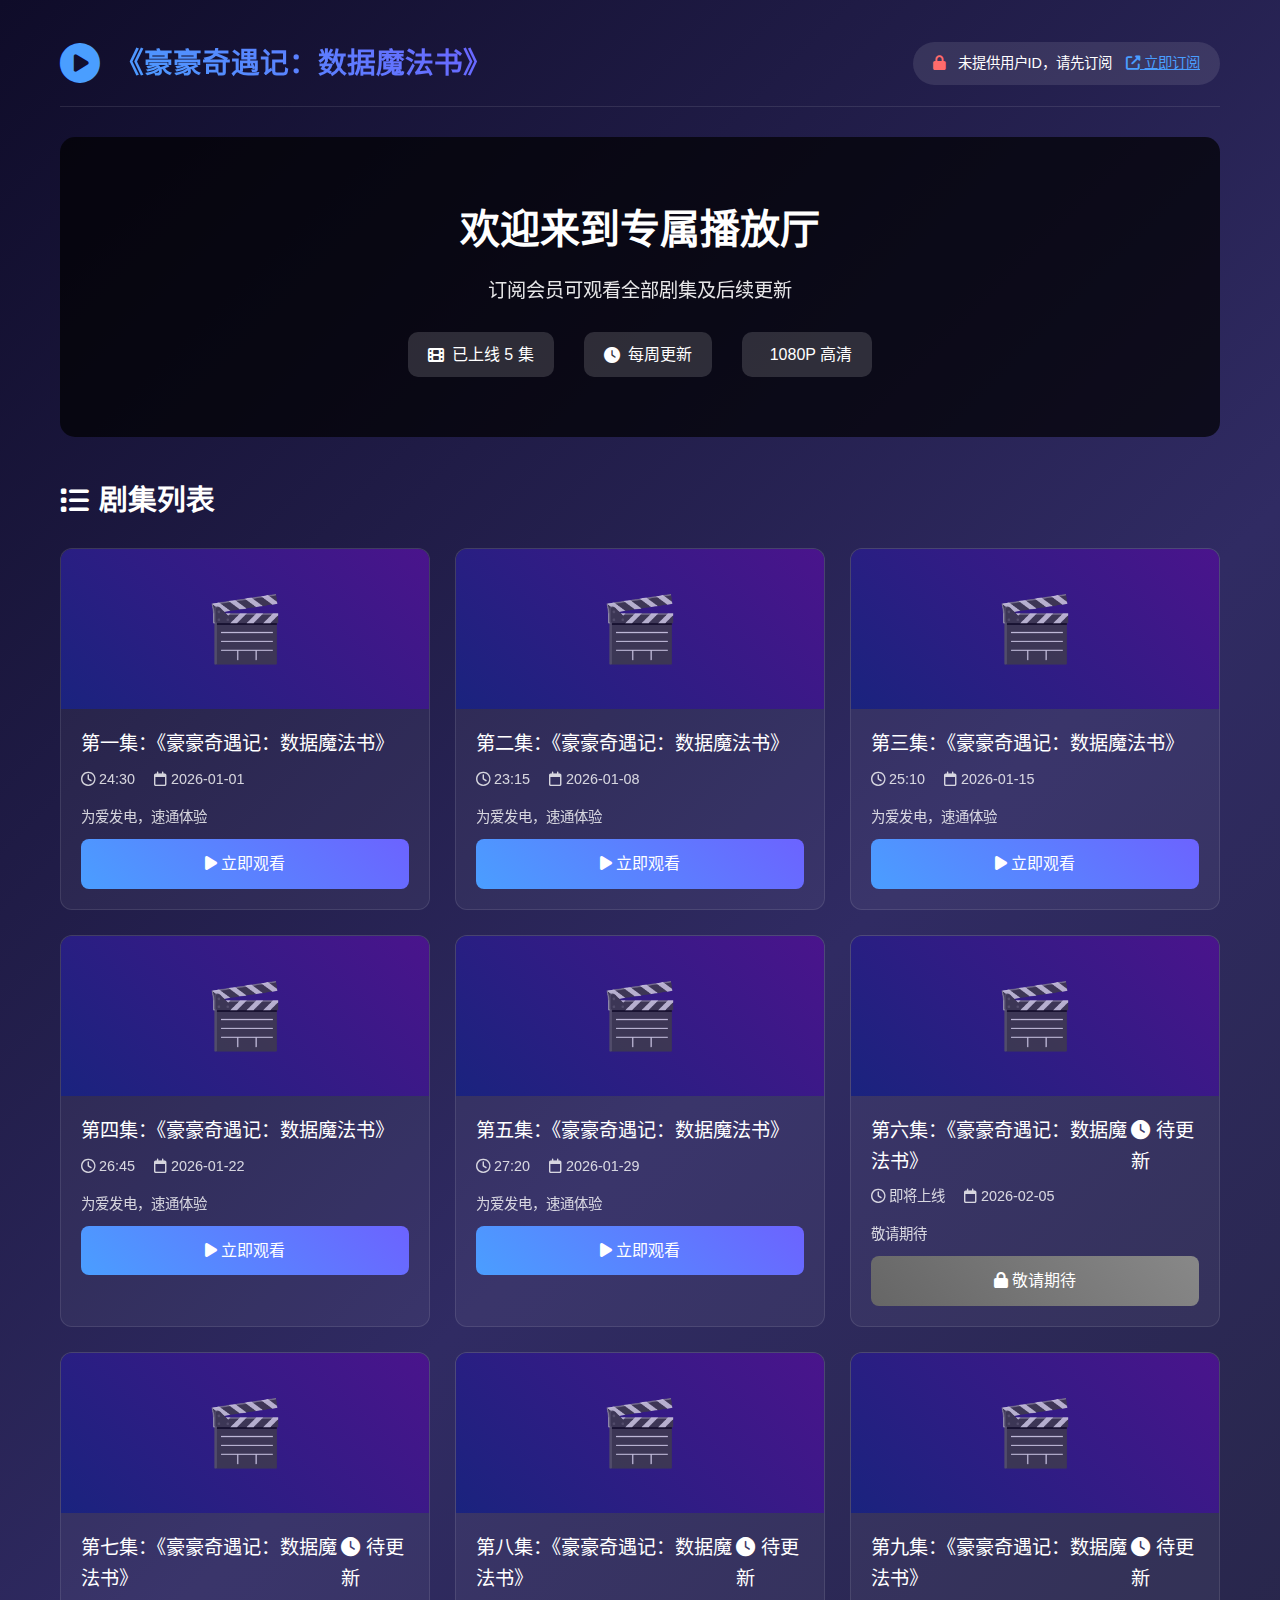
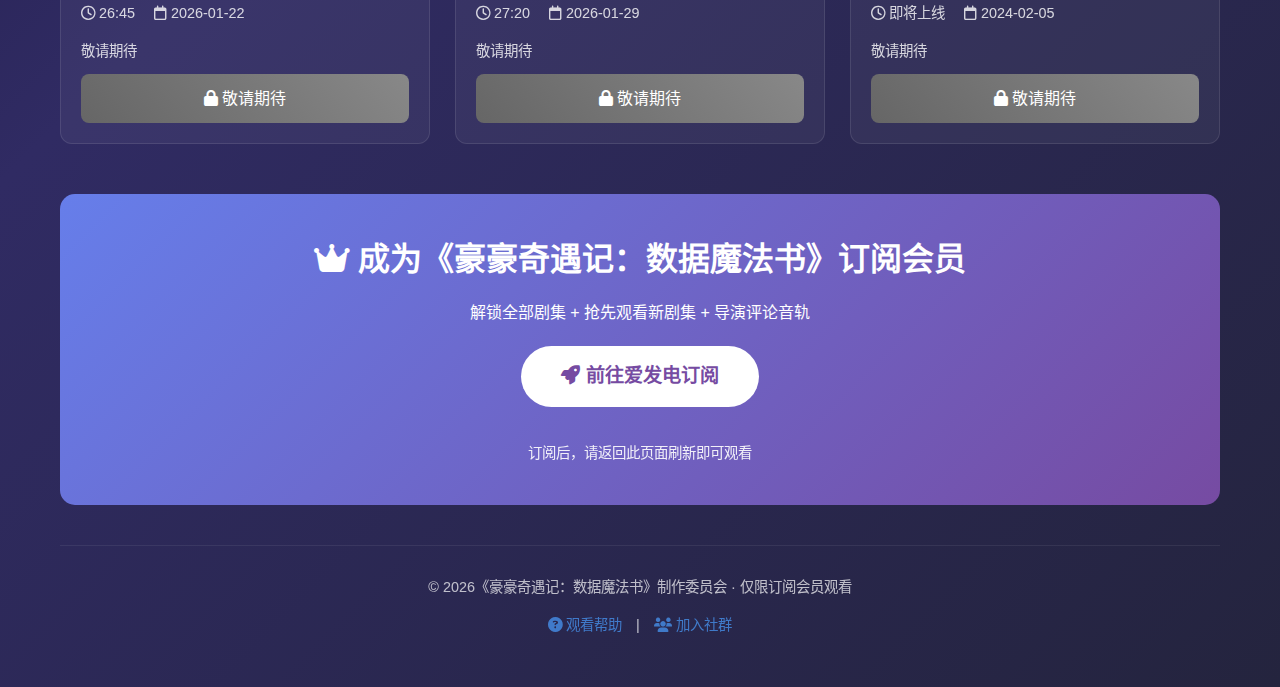
<file: index.html>
﻿<!DOCTYPE html>
<html lang="zh-CN">
<head>
    <meta charset="UTF-8">
    <meta name="viewport" content="width=device-width, initial-scale=1.0">
    <title>你的专属VIP演播厅：《豪豪奇遇记：数据魔法书》</title>
    <link rel="stylesheet" href="style.css">
    <link rel="stylesheet" href="https://cdn.jsdelivr.net/npm/@fortawesome/fontawesome-free@6.4.0/css/all.min.css">
</head>
<body>
    <div class="container">
        <!-- 顶部导航 -->
        <header class="header">
            <div class="logo">
                <i class="fas fa-play-circle"></i>
                <h1>《豪豪奇遇记：数据魔法书》</h1>
            </div>
            <div class="user-info" id="userInfo">
                <span>正在验证权限...</span>
            </div>
        </header>

        <!-- 欢迎区域 -->
        <section class="hero">
            <div class="hero-content">
                <h2>欢迎来到专属播放厅</h2>
                <p>订阅会员可观看全部剧集及后续更新</p>
                <div class="hero-stats">
                    <span><i class="fas fa-film"></i> 已上线 5 集</span>
                    <span><i class="fas fa-clock"></i> 每周更新</span>
                    <span><i class="fas fa-hd"></i> 1080P 高清</span>
                </div>
            </div>
        </section>

        <!-- 剧集列表 -->
        <section class="episodes">
            <h2><i class="fas fa-list"></i> 剧集列表</h2>
            <div class="episode-grid" id="episodeList">
                <!-- 剧集项由JS动态生成 -->
            </div>
        </section>

        <!-- 订阅指引 -->
        <section class="subscription">
            <div class="subscription-box">
                <h3><i class="fas fa-crown"></i> 成为《豪豪奇遇记：数据魔法书》订阅会员</h3>
                <p>解锁全部剧集 + 抢先观看新剧集 + 导演评论音轨</p>
                <a href="https://afdian.com/a/zywwj" target="_blank" class="subscribe-btn">
                    <i class="fas fa-rocket"></i> 前往爱发电订阅
                </a>
                <p class="note">订阅后，请返回此页面刷新即可观看</p>
            </div>
        </section>

        <footer class="footer">
            <p>© 2026《豪豪奇遇记：数据魔法书》制作委员会 · 仅限订阅会员观看</p>
            <p class="footer-links">
                <a href="#" onclick="showHelp()"><i class="fas fa-question-circle"></i> 观看帮助</a>
                |
                <a href="https://您的粉丝群链接" target="_blank"><i class="fas fa-users"></i> 加入社群</a>
            </p>
        </footer>
    </div>

    <!-- 帮助模态框 -->
    <div class="modal" id="helpModal">
        <div class="modal-content">
            <span class="close" onclick="hideHelp()">&times;</span>
            <h3><i class="fas fa-question-circle"></i> 观看指南</h3>
            <ol>
                <li>点击上方按钮前往爱发电完成订阅</li>
                <li>订阅后，爱发电会提供您的<strong>专属用户ID</strong></li>
                <li>返回此页面，URL后添加 <code>?user_id=您的ID</code></li>
                <li>或直接点击我们通过爱发电私信发送给您的链接</li>
                <li>刷新页面即可观看全部剧集</li>
            </ol>
            <p><strong>示例链接：</strong><br>
            <code>https://517vip.github.io/myhome/?user_id=填写你的会员ID号</code></p>
        </div>
    </div>

    <script src="auth.js"></script>
    <script src="episodes.js"></script>
</body>

</html>
</file>
<file: style.css>
/* 基础重置 */
* {
    margin: 0;
    padding: 0;
    box-sizing: border-box;
}

body {
    font-family: -apple-system, BlinkMacSystemFont, 'Segoe UI', 'PingFang SC', 'Hiragino Sans GB', 'Microsoft YaHei', sans-serif;
    background: linear-gradient(135deg, #0f0c29 0%, #302b63 50%, #24243e 100%);
    color: #fff;
    line-height: 1.6;
    min-height: 100vh;
}

.container {
    max-width: 1200px;
    margin: 0 auto;
    padding: 20px;
}

/* 头部样式 */
.header {
    display: flex;
    justify-content: space-between;
    align-items: center;
    padding: 20px 0;
    border-bottom: 1px solid rgba(255, 255, 255, 0.1);
    margin-bottom: 30px;
}

.logo {
    display: flex;
    align-items: center;
    gap: 15px;
}

.logo i {
    font-size: 2.5rem;
    color: #4a9eff;
}

.logo h1 {
    font-size: 1.8rem;
    background: linear-gradient(45deg, #4a9eff, #6c63ff);
    -webkit-background-clip: text;
    -webkit-text-fill-color: transparent;
}

.user-info {
    background: rgba(255, 255, 255, 0.1);
    padding: 10px 20px;
    border-radius: 25px;
    font-size: 0.9rem;
}

/* 英雄区域 */
.hero {
    background: linear-gradient(rgba(0, 0, 0, 0.7), rgba(0, 0, 0, 0.7)),
                url('https://images.unsplash.com/photo-1536440136628-849c177e76a1?ixlib=rb-4.0.3&auto=format&fit=crop&w=1200&q=80');
    background-size: cover;
    border-radius: 15px;
    padding: 60px 40px;
    margin-bottom: 40px;
    text-align: center;
}

.hero h2 {
    font-size: 2.5rem;
    margin-bottom: 15px;
}

.hero p {
    font-size: 1.2rem;
    opacity: 0.9;
    margin-bottom: 25px;
}

.hero-stats {
    display: flex;
    justify-content: center;
    gap: 30px;
    flex-wrap: wrap;
}

.hero-stats span {
    background: rgba(255, 255, 255, 0.15);
    padding: 10px 20px;
    border-radius: 10px;
    display: flex;
    align-items: center;
    gap: 8px;
}

/* 剧集网格 */
.episodes h2 {
    margin-bottom: 25px;
    font-size: 1.8rem;
    display: flex;
    align-items: center;
    gap: 10px;
}

.episode-grid {
    display: grid;
    grid-template-columns: repeat(auto-fill, minmax(280px, 1fr));
    gap: 25px;
    margin-bottom: 50px;
}

.episode-card {
    background: rgba(255, 255, 255, 0.05);
    border-radius: 12px;
    overflow: hidden;
    transition: transform 0.3s, background 0.3s;
    border: 1px solid rgba(255, 255, 255, 0.1);
}

.episode-card:hover {
    transform: translateY(-5px);
    background: rgba(255, 255, 255, 0.1);
}

.episode-thumbnail {
    width: 100%;
    height: 160px;
    background: linear-gradient(45deg, #1a237e, #4a148c);
    display: flex;
    align-items: center;
    justify-content: center;
    font-size: 4rem;
    color: rgba(255, 255, 255, 0.7);
}

.episode-content {
    padding: 20px;
}

.episode-title {
    font-size: 1.2rem;
    margin-bottom: 8px;
    display: flex;
    justify-content: space-between;
    align-items: center;
}

.episode-meta {
    font-size: 0.9rem;
    opacity: 0.8;
    margin-bottom: 15px;
}

.watch-btn {
    display: block;
    width: 100%;
    padding: 12px;
    background: linear-gradient(45deg, #4a9eff, #6c63ff);
    color: white;
    border: none;
    border-radius: 8px;
    font-size: 1rem;
    cursor: pointer;
    text-align: center;
    text-decoration: none;
    transition: opacity 0.3s;
}

.watch-btn:hover {
    opacity: 0.9;
}

.watch-btn.locked {
    background: linear-gradient(45deg, #666, #888);
    cursor: not-allowed;
}

/* 订阅区域 */
.subscription-box {
    background: linear-gradient(135deg, #667eea 0%, #764ba2 100%);
    border-radius: 15px;
    padding: 40px;
    text-align: center;
    margin: 40px 0;
}

.subscription-box h3 {
    font-size: 2rem;
    margin-bottom: 15px;
}

.subscribe-btn {
    display: inline-block;
    background: #fff;
    color: #764ba2;
    padding: 15px 40px;
    border-radius: 50px;
    font-size: 1.2rem;
    font-weight: bold;
    text-decoration: none;
    margin: 20px 0;
    transition: transform 0.3s;
}

.subscribe-btn:hover {
    transform: scale(1.05);
}

.note {
    font-size: 0.9rem;
    opacity: 0.9;
    margin-top: 15px;
}

/* 播放器页面特定样式 */
.player-container {
    background: rgba(0, 0, 0, 0.3);
    border-radius: 15px;
    padding: 30px;
    margin-bottom: 30px;
}

#player {
    width: 100%;
    height: 600px;
    border-radius: 10px;
    overflow: hidden;
    margin: 20px 0;
}

.player-controls {
    display: flex;
    gap: 15px;
    margin-top: 20px;
}

.control-btn {
    padding: 10px 20px;
    background: rgba(255, 255, 255, 0.1);
    border: none;
    border-radius: 8px;
    color: white;
    cursor: pointer;
    display: flex;
    align-items: center;
    gap: 8px;
}

.control-btn:hover {
    background: rgba(255, 255, 255, 0.2);
}

.episode-description {
    background: rgba(255, 255, 255, 0.05);
    padding: 25px;
    border-radius: 10px;
    margin-top: 30px;
}

/* 无权限提示 */
.no-access {
    text-align: center;
    padding: 60px 20px;
}

.no-access h3 {
    font-size: 2rem;
    margin-bottom: 20px;
    color: #ff6b6b;
}

/* 模态框 */
.modal {
    display: none;
    position: fixed;
    top: 0;
    left: 0;
    width: 100%;
    height: 100%;
    background: rgba(0, 0, 0, 0.8);
    z-index: 1000;
    align-items: center;
    justify-content: center;
}

.modal-content {
    background: linear-gradient(135deg, #1a1a2e 0%, #16213e 100%);
    padding: 40px;
    border-radius: 15px;
    max-width: 600px;
    width: 90%;
    position: relative;
    border: 1px solid rgba(255, 255, 255, 0.1);
}

.close {
    position: absolute;
    right: 20px;
    top: 20px;
    font-size: 28px;
    cursor: pointer;
    opacity: 0.7;
}

.close:hover {
    opacity: 1;
}

.modal-content ol {
    margin: 20px 0 25px 20px;
    line-height: 2;
}

.modal-content code {
    background: rgba(0, 0, 0, 0.3);
    padding: 10px;
    border-radius: 5px;
    display: block;
    margin: 10px 0;
    font-family: 'Courier New', monospace;
    font-size: 0.9rem;
    word-break: break-all;
}

/* 页脚 */
.footer {
    text-align: center;
    padding: 30px 0;
    border-top: 1px solid rgba(255, 255, 255, 0.1);
    margin-top: 40px;
    font-size: 0.9rem;
    opacity: 0.7;
}

.footer-links {
    margin-top: 15px;
}

.footer-links a {
    color: #4a9eff;
    text-decoration: none;
    margin: 0 10px;
}

.footer-links a:hover {
    text-decoration: underline;
}

/* 响应式设计 */
@media (max-width: 768px) {
    .header {
        flex-direction: column;
        gap: 20px;
        text-align: center;
    }
    
    .hero {
        padding: 40px 20px;
    }
    
    .hero h2 {
        font-size: 2rem;
    }
    
    .episode-grid {
        grid-template-columns: 1fr;
    }
    
    #player {
        height: 400px;
    }
    
    .subscription-box {
        padding: 30px 20px;
    }
}
</file>
